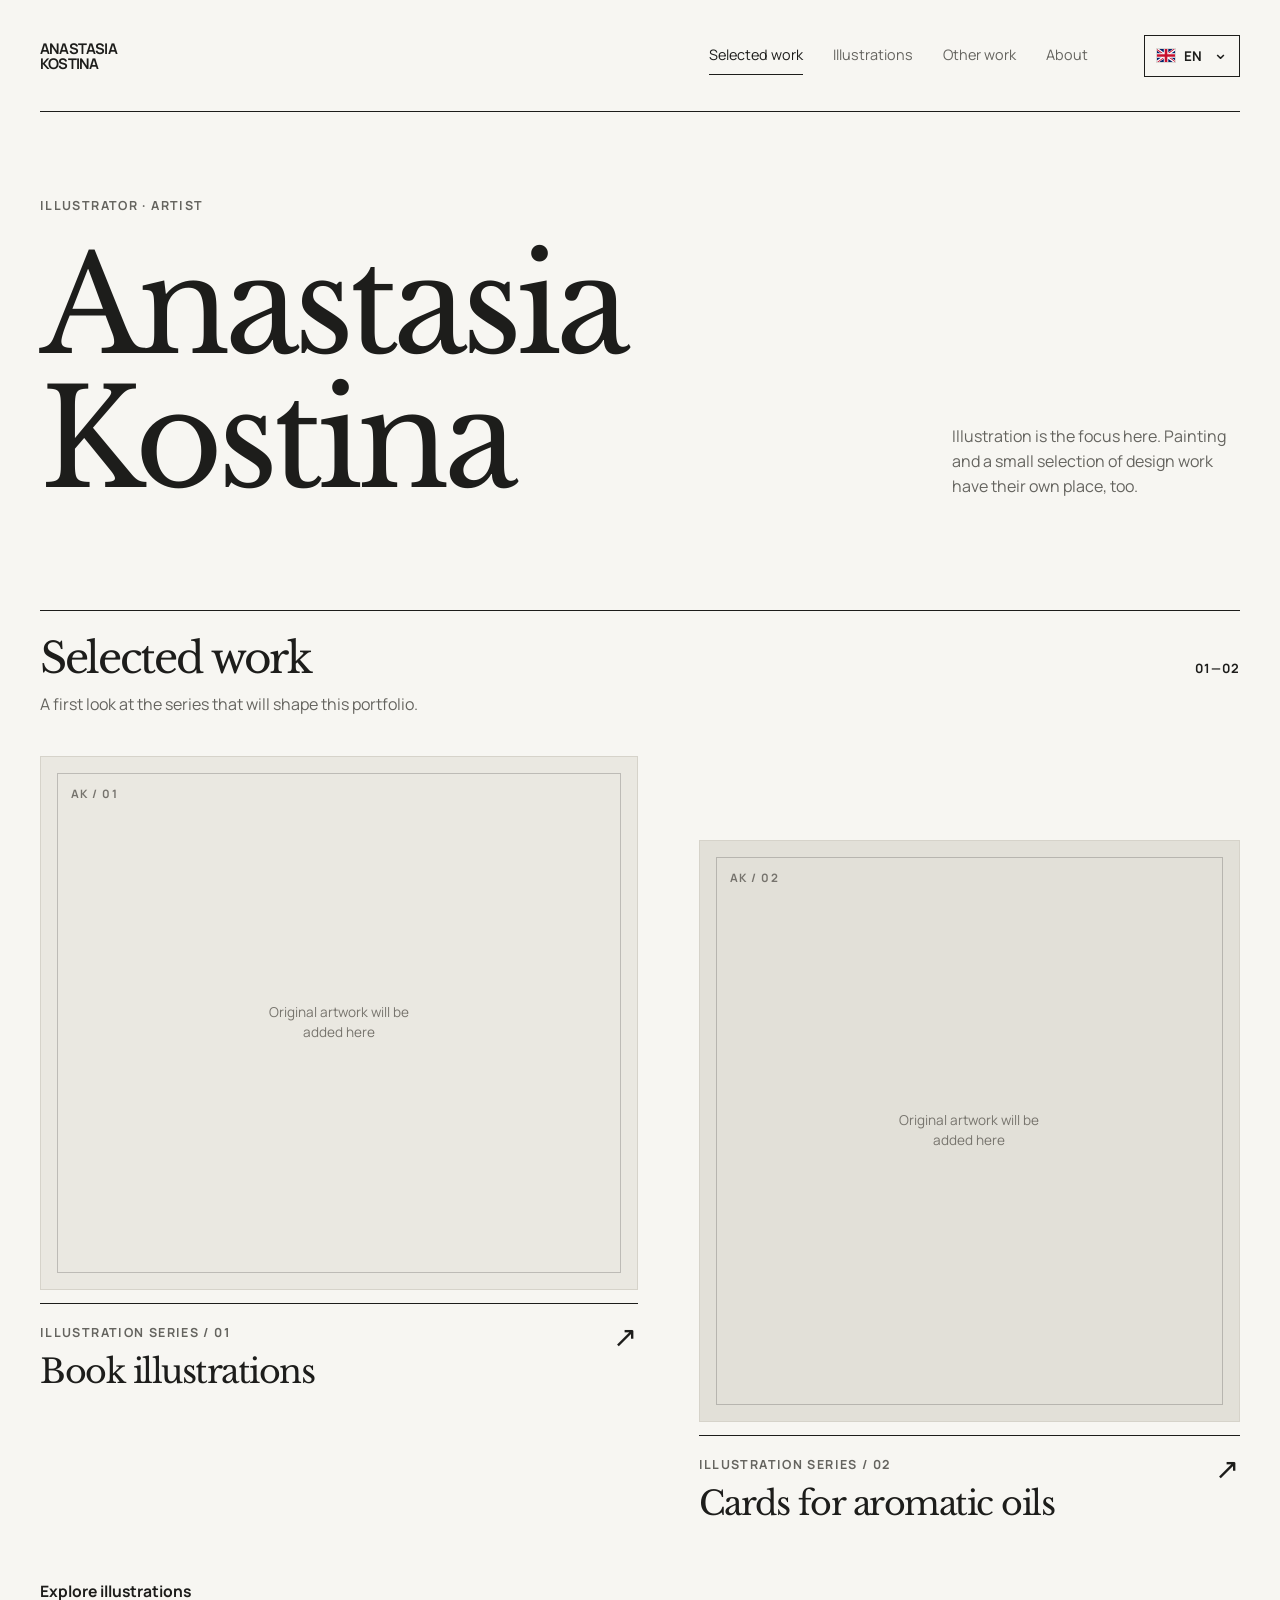
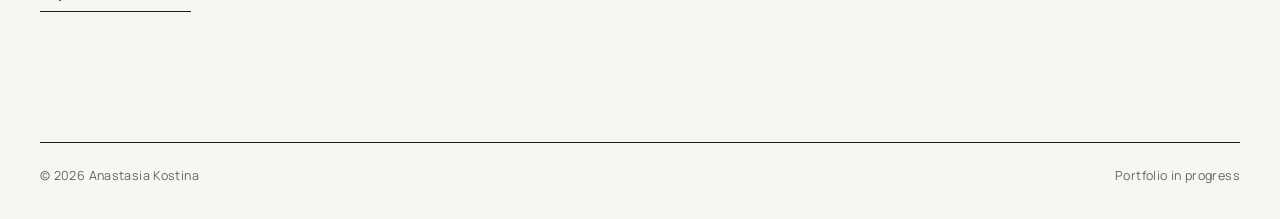
<file: index.html>
<!doctype html>
<html lang="en">
  <head>
    <meta charset="utf-8" />
    <meta name="viewport" content="width=device-width, initial-scale=1" />
    <meta name="theme-color" content="#f7f6f2" />
    <meta name="description" content="Selected illustration and visual work by Anastasia Kostina." />
    <title>Anastasia Kostina — Illustration</title>
    <link rel="icon" type="image/svg+xml" href="data:image/svg+xml,%3Csvg xmlns='http://www.w3.org/2000/svg' viewBox='0 0 64 64'%3E%3Crect width='64' height='64' fill='%23f7f6f2'/%3E%3Cpath d='M12 52 31 12l21 40M18 39h29' fill='none' stroke='%231d1d1b' stroke-width='5'/%3E%3C/svg%3E" />
    <link rel="stylesheet" href="./style.css?v=20260927-03" />
    <script defer src="./site.js?v=20260927-03"></script>
  </head>
  <body data-page="home" data-depth="root"><div id="app"></div><noscript>Please enable JavaScript to view this portfolio.</noscript></body>
</html>
</file>
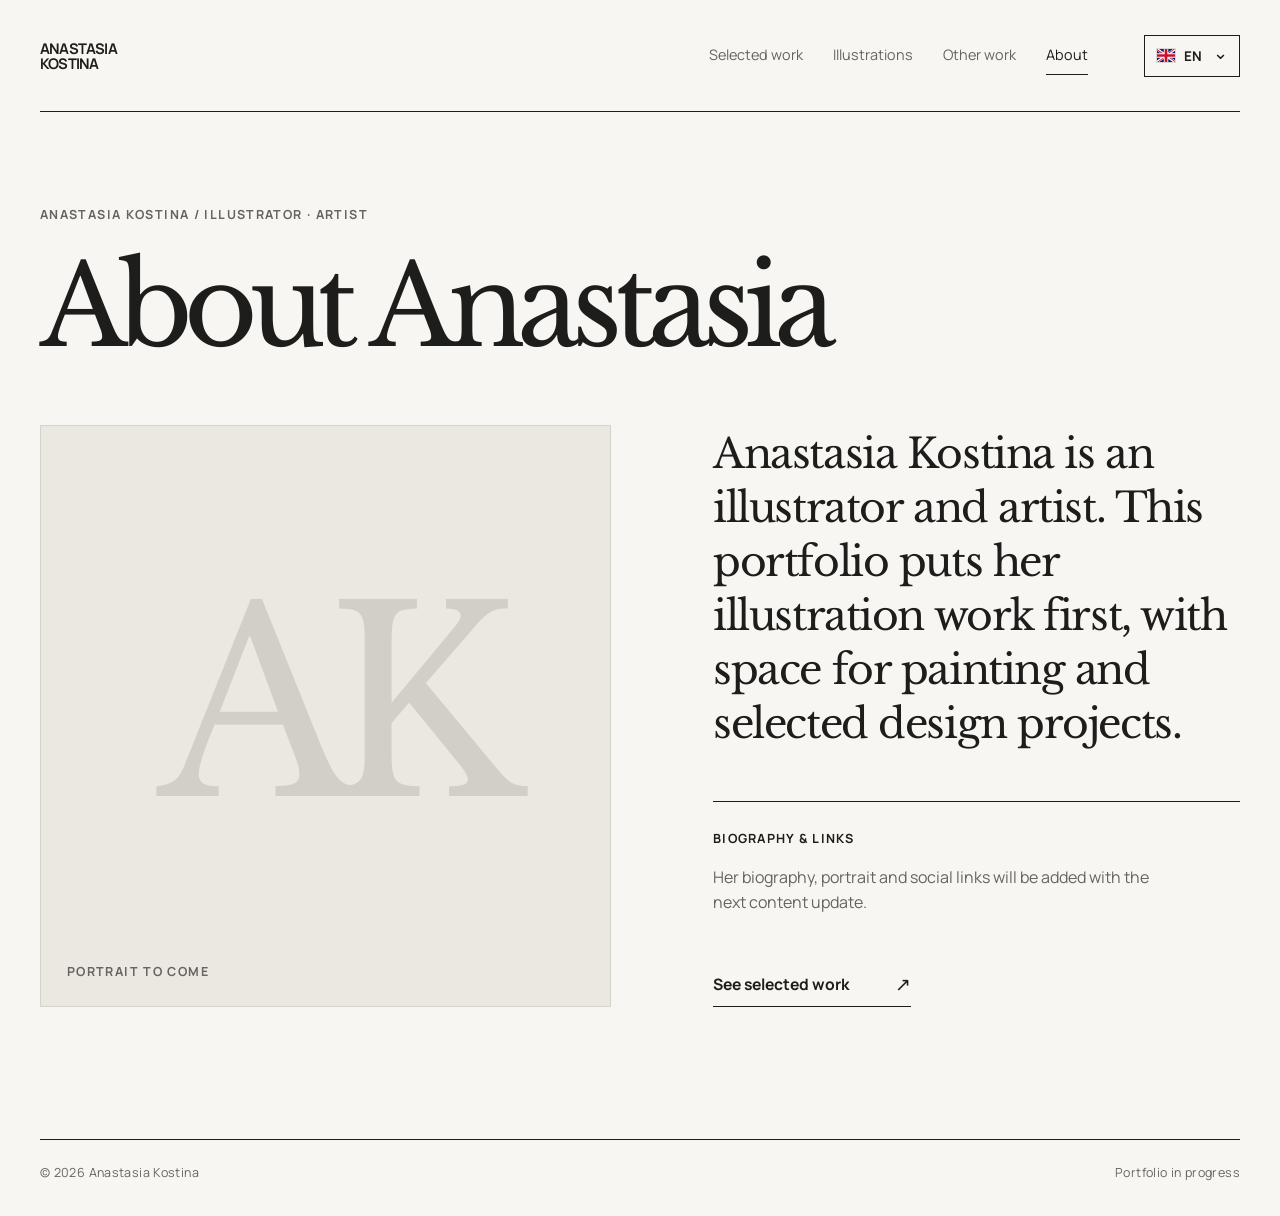
<file: about/index.html>
<!doctype html>
<html lang="en">
  <head>
    <meta charset="utf-8" />
    <meta name="viewport" content="width=device-width, initial-scale=1" />
    <meta name="theme-color" content="#f7f6f2" />
    <meta name="description" content="About Anastasia Kostina, illustrator and artist." />
    <title>About — Anastasia Kostina</title>
    <link rel="icon" type="image/svg+xml" href="data:image/svg+xml,%3Csvg xmlns='http://www.w3.org/2000/svg' viewBox='0 0 64 64'%3E%3Crect width='64' height='64' fill='%23f7f6f2'/%3E%3Cpath d='M12 52 31 12l21 40M18 39h29' fill='none' stroke='%231d1d1b' stroke-width='5'/%3E%3C/svg%3E" />
    <link rel="stylesheet" href="../style.css?v=20260927-03" />
    <script defer src="../site.js?v=20260927-03"></script>
  </head>
  <body data-page="about" data-depth="child"><div id="app"></div><noscript>Please enable JavaScript to view this portfolio.</noscript></body>
</html>
</file>
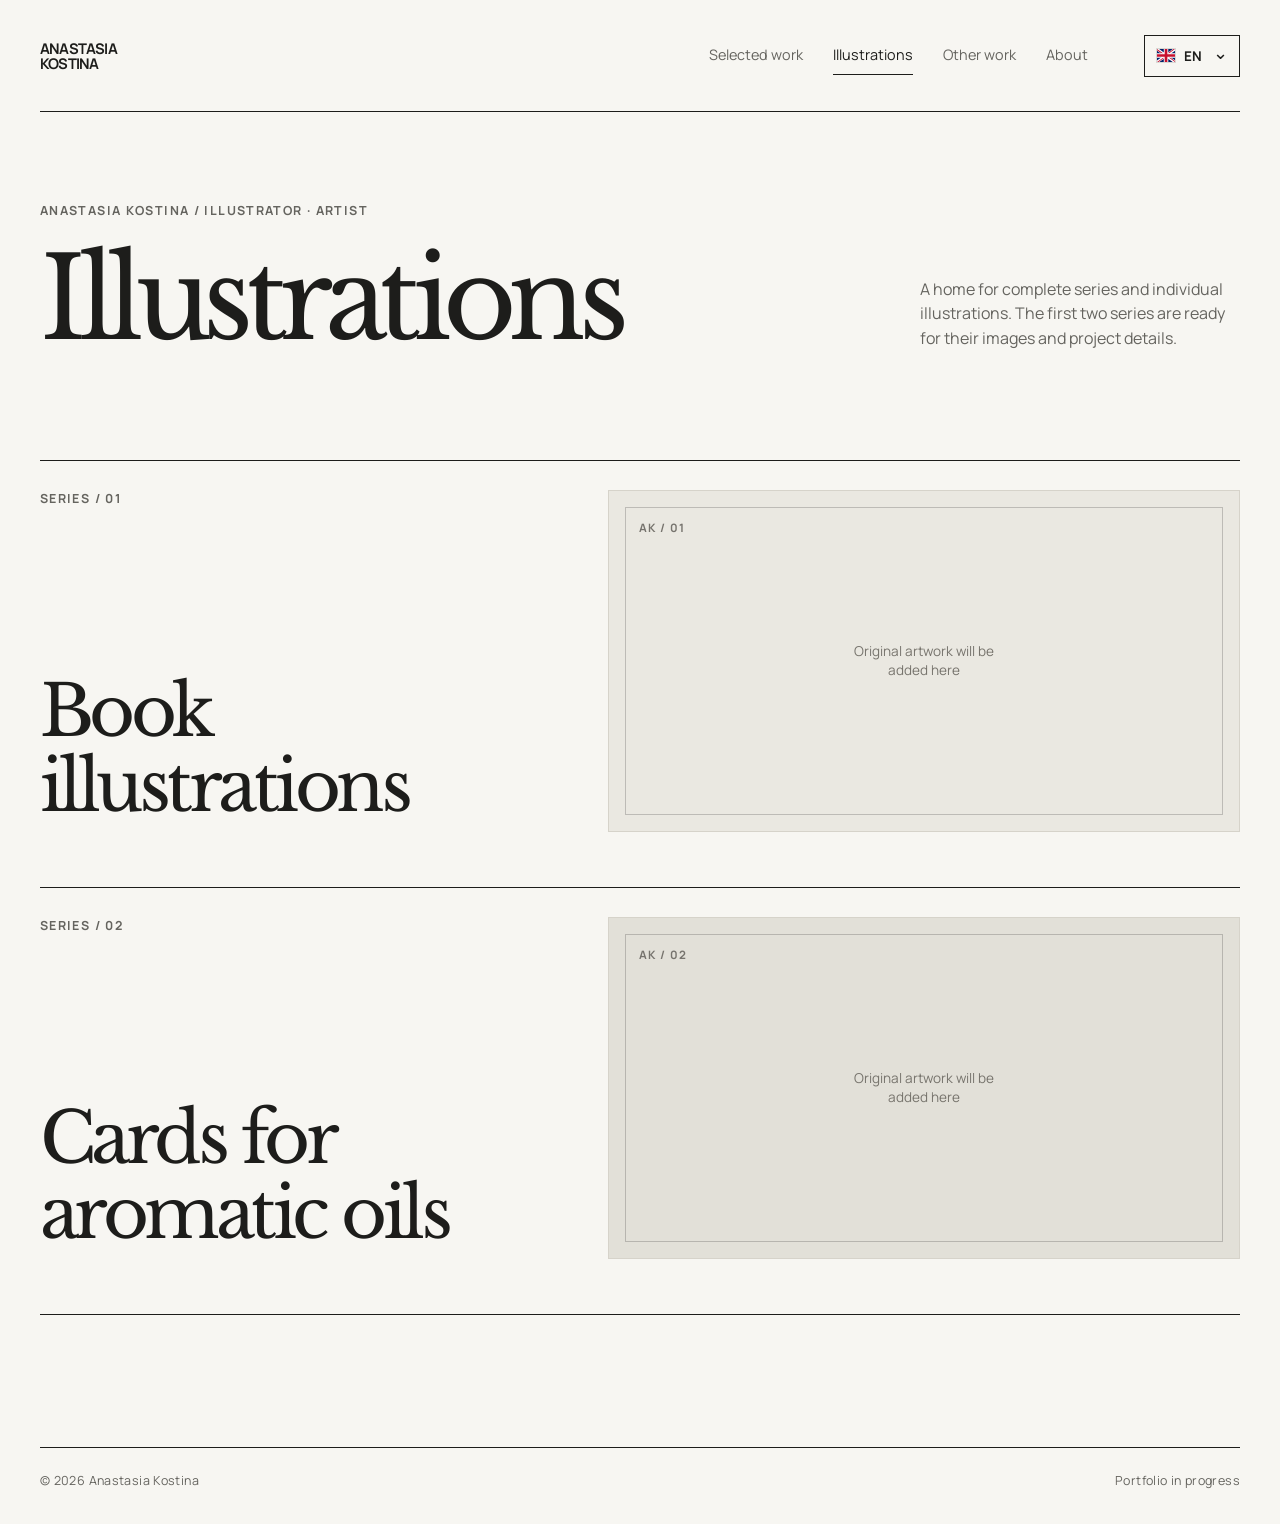
<file: illustrations/index.html>
<!doctype html>
<html lang="en">
  <head>
    <meta charset="utf-8" />
    <meta name="viewport" content="width=device-width, initial-scale=1" />
    <meta name="theme-color" content="#f7f6f2" />
    <meta name="description" content="Illustration series by Anastasia Kostina." />
    <title>Illustrations — Anastasia Kostina</title>
    <link rel="icon" type="image/svg+xml" href="data:image/svg+xml,%3Csvg xmlns='http://www.w3.org/2000/svg' viewBox='0 0 64 64'%3E%3Crect width='64' height='64' fill='%23f7f6f2'/%3E%3Cpath d='M12 52 31 12l21 40M18 39h29' fill='none' stroke='%231d1d1b' stroke-width='5'/%3E%3C/svg%3E" />
    <link rel="stylesheet" href="../style.css?v=20260927-03" />
    <script defer src="../site.js?v=20260927-03"></script>
  </head>
  <body data-page="illustrations" data-depth="child"><div id="app"></div><noscript>Please enable JavaScript to view this portfolio.</noscript></body>
</html>
</file>
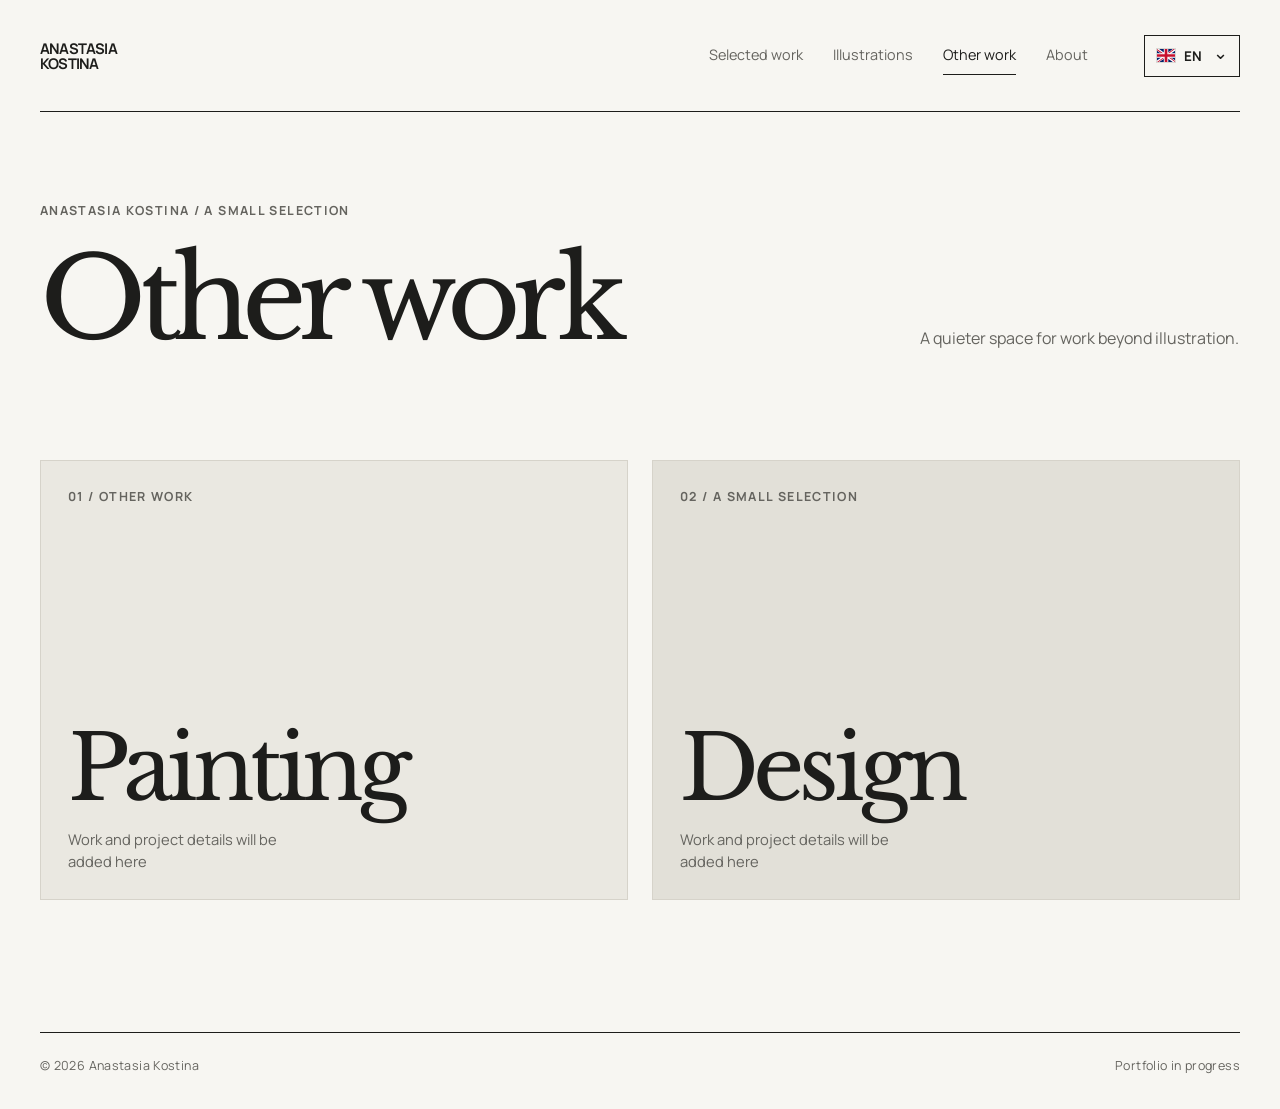
<file: other-work/index.html>
<!doctype html>
<html lang="en">
  <head>
    <meta charset="utf-8" />
    <meta name="viewport" content="width=device-width, initial-scale=1" />
    <meta name="theme-color" content="#f7f6f2" />
    <meta name="description" content="Other visual work by Anastasia Kostina." />
    <title>Other work — Anastasia Kostina</title>
    <link rel="icon" type="image/svg+xml" href="data:image/svg+xml,%3Csvg xmlns='http://www.w3.org/2000/svg' viewBox='0 0 64 64'%3E%3Crect width='64' height='64' fill='%23f7f6f2'/%3E%3Cpath d='M12 52 31 12l21 40M18 39h29' fill='none' stroke='%231d1d1b' stroke-width='5'/%3E%3C/svg%3E" />
    <link rel="stylesheet" href="../style.css?v=20260927-03" />
    <script defer src="../site.js?v=20260927-03"></script>
  </head>
  <body data-page="other" data-depth="child"><div id="app"></div><noscript>Please enable JavaScript to view this portfolio.</noscript></body>
</html>
</file>
<file: style.css>
@font-face {
  font-family: 'Libre Baskerville';
  src: url('./fonts/libre-baskerville-regular.woff2') format('woff2');
  font-style: normal;
  font-weight: 400;
  font-display: swap;
}
@font-face {
  font-family: 'Libre Baskerville';
  src: url('./fonts/libre-baskerville-italic.woff2') format('woff2');
  font-style: italic;
  font-weight: 400;
  font-display: swap;
}
@font-face {
  font-family: 'Manrope';
  src: url('./fonts/manrope-latin.woff2') format('woff2');
  font-style: normal;
  font-weight: 400 700;
  font-display: swap;
  unicode-range: U+0000-00FF, U+0131, U+0152-0153, U+02BB-02BC, U+02C6, U+02DA, U+02DC, U+0304, U+0308, U+0329, U+2000-206F, U+20AC, U+2122, U+2191, U+2193, U+2212, U+2215, U+FEFF, U+FFFD;
}
@font-face {
  font-family: 'Manrope';
  src: url('./fonts/manrope-cyrillic.woff2') format('woff2');
  font-style: normal;
  font-weight: 400 700;
  font-display: swap;
  unicode-range: U+0301, U+0400-045F, U+0490-0491, U+04B0-04B1, U+2116;
}
@font-face {
  font-family: 'Lora';
  src: url('./fonts/lora-regular-latin.woff2') format('woff2');
  font-style: normal;
  font-weight: 400;
  font-display: swap;
  unicode-range: U+0000-00FF, U+0131, U+0152-0153, U+02BB-02BC, U+02C6, U+02DA, U+02DC, U+0304, U+0308, U+0329, U+2000-206F, U+20AC, U+2122, U+2191, U+2193, U+2212, U+2215, U+FEFF, U+FFFD;
}
@font-face {
  font-family: 'Lora';
  src: url('./fonts/lora-regular-cyrillic.woff2') format('woff2');
  font-style: normal;
  font-weight: 400;
  font-display: swap;
  unicode-range: U+0301, U+0400-045F, U+0490-0491, U+04B0-04B1, U+2116;
}
@font-face {
  font-family: 'Lora';
  src: url('./fonts/lora-italic-latin.woff2') format('woff2');
  font-style: italic;
  font-weight: 400;
  font-display: swap;
  unicode-range: U+0000-00FF, U+0131, U+0152-0153, U+02BB-02BC, U+02C6, U+02DA, U+02DC, U+0304, U+0308, U+0329, U+2000-206F, U+20AC, U+2122, U+2191, U+2193, U+2212, U+2215, U+FEFF, U+FFFD;
}
@font-face {
  font-family: 'Lora';
  src: url('./fonts/lora-italic-cyrillic.woff2') format('woff2');
  font-style: italic;
  font-weight: 400;
  font-display: swap;
  unicode-range: U+0301, U+0400-045F, U+0490-0491, U+04B0-04B1, U+2116;
}

:root {
  color-scheme: light;
  --paper: #f7f6f2;
  --ink: #1d1d1b;
  --muted: #65645f;
  --line: #bcbab2;
  --mat: #eae8e1;
  --mat-alt: #e2e0d8;
  --accent: #8d3b33;
  --serif: 'Libre Baskerville', Georgia, serif;
  font-family: 'Manrope', Arial, Helvetica, sans-serif;
  font-synthesis: none;
}
html[lang="ru"] { --serif: 'Lora', Georgia, serif; }

* { box-sizing: border-box; }
html { scroll-behavior: smooth; }
body { min-width: 320px; margin: 0; background: var(--paper); color: var(--ink); }
button, a { -webkit-tap-highlight-color: transparent; }
button { font: inherit; }
a { color: inherit; text-decoration: none; }
a:focus-visible, button:focus-visible { outline: 2px solid var(--accent); outline-offset: 5px; }
.wrap { width: min(100% - 80px, 1480px); margin-inline: auto; }
.skip-link { position: absolute; top: -100px; left: 20px; z-index: 20; padding: 12px 16px; background: var(--ink); color: white; }
.skip-link:focus { top: 12px; }

.site-header { min-height: 112px; display: flex; align-items: center; gap: 48px; border-bottom: 1px solid var(--ink); }
.wordmark { flex: 0 0 auto; font-size: .92rem; font-weight: 700; line-height: .98; letter-spacing: -.055em; }
.main-nav { display: flex; align-items: center; flex-wrap: wrap; gap: 10px 30px; margin-left: auto; }
.main-nav a { padding: 10px 0; font-size: .9rem; line-height: 1.25; color: var(--muted); border-bottom: 1px solid transparent; transition: color .18s ease, border-color .18s ease; }
.main-nav a:hover, .main-nav a[aria-current="page"] { color: var(--ink); border-color: var(--ink); }
.language-picker { position: relative; margin-left: 8px; }
.flag-icon { display: block; flex: 0 0 auto; width: 20px; height: 15px; object-fit: cover; border: 1px solid rgba(29,29,27,.14); }
.language-toggle { display: inline-flex; gap: 8px; align-items: center; justify-content: center; min-width: 90px; min-height: 42px; padding: 8px 11px; color: var(--ink); background: transparent; border: 1px solid var(--ink); cursor: pointer; font-size: .84rem; font-weight: 700; }
.language-toggle:hover { background: var(--ink); color: var(--paper); }
.chevron { margin-left: 3px; font-size: 1.1rem; line-height: .7; transform: translateY(-3px); }
.language-menu { position: absolute; z-index: 10; top: calc(100% + 7px); right: 0; width: 168px; padding: 5px; background: var(--paper); border: 1px solid var(--ink); box-shadow: 7px 7px 0 rgba(29,29,27,.12); }
.language-menu[hidden] { display: none; }
.language-menu button { display: flex; align-items: center; gap: 10px; width: 100%; min-height: 42px; padding: 7px 9px; background: none; border: 0; color: var(--ink); cursor: pointer; text-align: left; font-size: .9rem; }
.language-menu button:hover, .language-menu button[aria-checked="true"] { background: var(--mat); }
.language-check { margin-left: auto; }

.eyebrow { display: inline-block; color: var(--muted); font-size: .78rem; line-height: 1.4; font-weight: 700; letter-spacing: .11em; text-transform: uppercase; }
.home-main { padding-top: clamp(48px, 6.3vw, 104px); }
.home-intro { display: grid; grid-template-columns: minmax(0, 1.5fr) minmax(220px, .5fr); align-items: end; gap: 48px; padding-bottom: clamp(64px, 8vw, 124px); }
.home-intro h1 { margin: 24px 0 0; font-family: var(--serif); font-weight: 400; font-size: clamp(4.7rem, 10.5vw, 10.9rem); line-height: 1; letter-spacing: -.045em; }
.home-intro__surname { font-style: normal; font-weight: 400; }
html[lang="ru"] .home-intro h1 { letter-spacing: -.02em; }
.home-intro p { max-width: 290px; margin: 0 0 9px; color: var(--muted); font-size: 1rem; line-height: 1.55; }
.selected-section { padding-bottom: 130px; }
.section-heading { display: flex; justify-content: space-between; align-items: baseline; gap: 20px; padding-top: 21px; border-top: 1px solid var(--ink); }
.section-heading h2 { margin: 0; font-family: var(--serif); font-size: clamp(2rem, 3.3vw, 3.2rem); font-weight: 400; letter-spacing: -.055em; }
.section-index { font-size: .8rem; font-weight: 700; letter-spacing: .08em; }
.section-note { margin: 8px 0 40px; color: var(--muted); font-size: 1rem; line-height: 1.5; }
.featured-grid { display: grid; grid-template-columns: 1.05fr .95fr; gap: clamp(25px, 4.7vw, 74px); align-items: start; }
.project-card--offset { margin-top: 84px; }
.project-card__link { display: block; }
.art-slot { position: relative; display: flex; justify-content: center; align-items: center; aspect-ratio: 1.12; overflow: hidden; padding: 30px; background: var(--mat); border: 1px solid #d6d3ca; color: #76736d; }
.project-card--offset .art-slot { aspect-ratio: .93; background: var(--mat-alt); }
.art-slot::after { content: ''; position: absolute; inset: 16px; border: 1px solid rgba(29,29,27,.22); pointer-events: none; }
.art-slot__index { position: absolute; z-index: 1; top: 29px; left: 30px; font-size: .72rem; font-weight: 700; letter-spacing: .13em; }
.art-slot__message { max-width: 180px; color: #77746d; text-align: center; font-size: .85rem; line-height: 1.45; }
.project-card__caption { display: flex; align-items: flex-start; justify-content: space-between; gap: 16px; padding-top: 16px; border-top: 1px solid var(--ink); margin-top: 13px; }
.project-card h3 { margin: 10px 0 0; font-family: var(--serif); font-size: clamp(1.6rem, 2.6vw, 2.65rem); line-height: 1.18; font-weight: 400; letter-spacing: -.045em; }
.card-arrow { padding: 2px 1px; font-size: 1.8rem; line-height: 1; transition: transform .18s ease; }
.project-card__link:hover .card-arrow, .text-link:hover span { transform: translate(4px, -4px); }
.project-card__link:hover .art-slot { border-color: var(--ink); }
.text-link { display: inline-flex; align-items: center; gap: 46px; margin-top: 57px; padding-bottom: 9px; border-bottom: 1px solid var(--ink); font-size: .98rem; font-weight: 700; }
.text-link span { display: inline-block; font-size: 1.2rem; transition: transform .18s ease; }

.inner-main { min-height: calc(100vh - 210px); padding-top: clamp(60px, 7vw, 110px); padding-bottom: 132px; }
.page-intro { display: grid; grid-template-columns: minmax(0, 1fr) 320px; align-items: end; gap: 30px; margin-bottom: clamp(68px, 8vw, 126px); }
.page-intro .eyebrow { grid-column: 1 / -1; }
.page-intro h1 { margin: -7px 0 0; font-family: var(--serif); font-size: clamp(4.25rem, 8.8vw, 9.5rem); line-height: 1.03; font-weight: 400; letter-spacing: -.075em; overflow-wrap: anywhere; }
.page-intro p { margin: 0 0 7px; color: var(--muted); font-size: 1rem; line-height: 1.55; }
.archive-list { border-top: 1px solid var(--ink); }
.archive-row { display: grid; grid-template-columns: minmax(0, .9fr) minmax(0, 1.1fr); gap: 50px; padding: 29px 0 55px; border-bottom: 1px solid var(--ink); }
.archive-row__meta { display: flex; flex-direction: column; justify-content: space-between; padding-bottom: 8px; }
.archive-row h2 { max-width: 500px; margin: 30px 0 0; font-family: var(--serif); font-size: clamp(2.8rem, 5.5vw, 6.3rem); line-height: 1.06; font-weight: 400; letter-spacing: -.064em; overflow-wrap: anywhere; }
.art-slot--archive { aspect-ratio: 1.85; min-height: 270px; }
.archive-row:nth-child(even) .art-slot { background: var(--mat-alt); }
.other-grid { display: grid; grid-template-columns: 1fr 1fr; gap: 24px; }
.other-card { display: flex; flex-direction: column; min-height: 440px; padding: 27px; background: var(--mat); border: 1px solid #d6d3ca; }
.other-grid article:nth-child(2) .other-card { background: var(--mat-alt); }
.other-card h2 { margin: auto 0 12px; font-family: var(--serif); font-size: clamp(3.5rem, 7vw, 7rem); line-height: 1.05; font-weight: 400; letter-spacing: -.065em; }
.other-card p { max-width: 220px; margin: 0; color: var(--muted); font-size: .92rem; line-height: 1.5; }
.about-main .page-intro { display: block; margin-bottom: 60px; }
.about-main .page-intro h1 { margin-top: 25px; }
.about-grid { display: grid; grid-template-columns: minmax(0, 1.04fr) minmax(0, .96fr); gap: clamp(40px, 8vw, 125px); }
.portrait-slot { display: flex; flex-direction: column; justify-content: space-between; min-height: 550px; padding: 26px; background: var(--mat); border: 1px solid #d6d3ca; }
.portrait-slot__initials { align-self: center; margin: auto; font-family: var(--serif); font-size: clamp(7rem, 20vw, 18rem); line-height: 1; letter-spacing: -.12em; color: #d2cfc6; }
.about-copy { padding-top: 2px; }
.about-lead { margin: 0; font-family: var(--serif); font-size: clamp(1.8rem, 3.2vw, 3rem); line-height: 1.32; letter-spacing: -.035em; }
.about-divider { margin: 50px 0 28px; border-top: 1px solid var(--ink); }
.about-copy h2 { margin: 0 0 18px; font-size: .79rem; letter-spacing: .1em; text-transform: uppercase; }
.about-copy p:not(.about-lead) { max-width: 440px; margin: 0; color: var(--muted); font-size: 1rem; line-height: 1.6; }
.about-copy .text-link { margin-top: 55px; }
.site-footer { display: flex; justify-content: space-between; gap: 20px; padding: 24px 0 35px; border-top: 1px solid var(--ink); color: var(--muted); font-size: .78rem; letter-spacing: .03em; }

@media (max-width: 900px) {
  .wrap { width: min(100% - 48px, 1480px); }
  .site-header { flex-wrap: wrap; gap: 14px 26px; padding: 22px 0; }
  .main-nav { order: 3; width: 100%; margin: 1px 0 0; gap: 8px 22px; }
  .language-picker { margin-left: auto; }
  .home-intro { grid-template-columns: 1fr; gap: 28px; }
  .home-intro p { max-width: 420px; }
  .page-intro { grid-template-columns: 1fr; gap: 24px; }
  .page-intro .eyebrow { grid-column: auto; }
  .page-intro p { max-width: 500px; }
  .archive-row { gap: 25px; }
}

@media (max-width: 620px) {
  .wrap { width: min(100% - 32px, 1480px); }
  .site-header { min-height: 0; }
  .main-nav { display: grid; grid-template-columns: repeat(2, max-content); gap: 0 19px; }
  .main-nav a { font-size: .85rem; }
  .home-main { padding-top: 48px; }
  .home-intro { padding-bottom: 74px; }
  .home-intro h1 { font-size: clamp(3.8rem, 16vw, 6.5rem); letter-spacing: -.035em; }
  .section-note { margin-bottom: 25px; }
  .featured-grid, .other-grid, .about-grid { grid-template-columns: 1fr; }
  .featured-grid { gap: 42px; }
  .project-card--offset { margin-top: 0; }
  .project-card--offset .art-slot { aspect-ratio: 1.12; }
  .selected-section, .inner-main { padding-bottom: 85px; }
  .inner-main { padding-top: 58px; }
  .page-intro { margin-bottom: 65px; }
  .page-intro h1 { font-size: clamp(3.1rem, 13vw, 6rem); }
  .archive-row { grid-template-columns: 1fr; gap: 25px; padding-bottom: 36px; }
  .archive-row h2 { margin-top: 24px; }
  .art-slot--archive { width: 100%; min-height: 230px; aspect-ratio: auto; }
  .other-card { min-height: 330px; }
  .portrait-slot { min-height: 410px; }
  .about-main .page-intro { margin-bottom: 40px; }
  .site-footer { flex-direction: column; gap: 8px; }
}

@media (prefers-reduced-motion: reduce) {
  html { scroll-behavior: auto; }
  *, *::before, *::after { transition-duration: .01ms !important; animation-duration: .01ms !important; }
}
</file>
